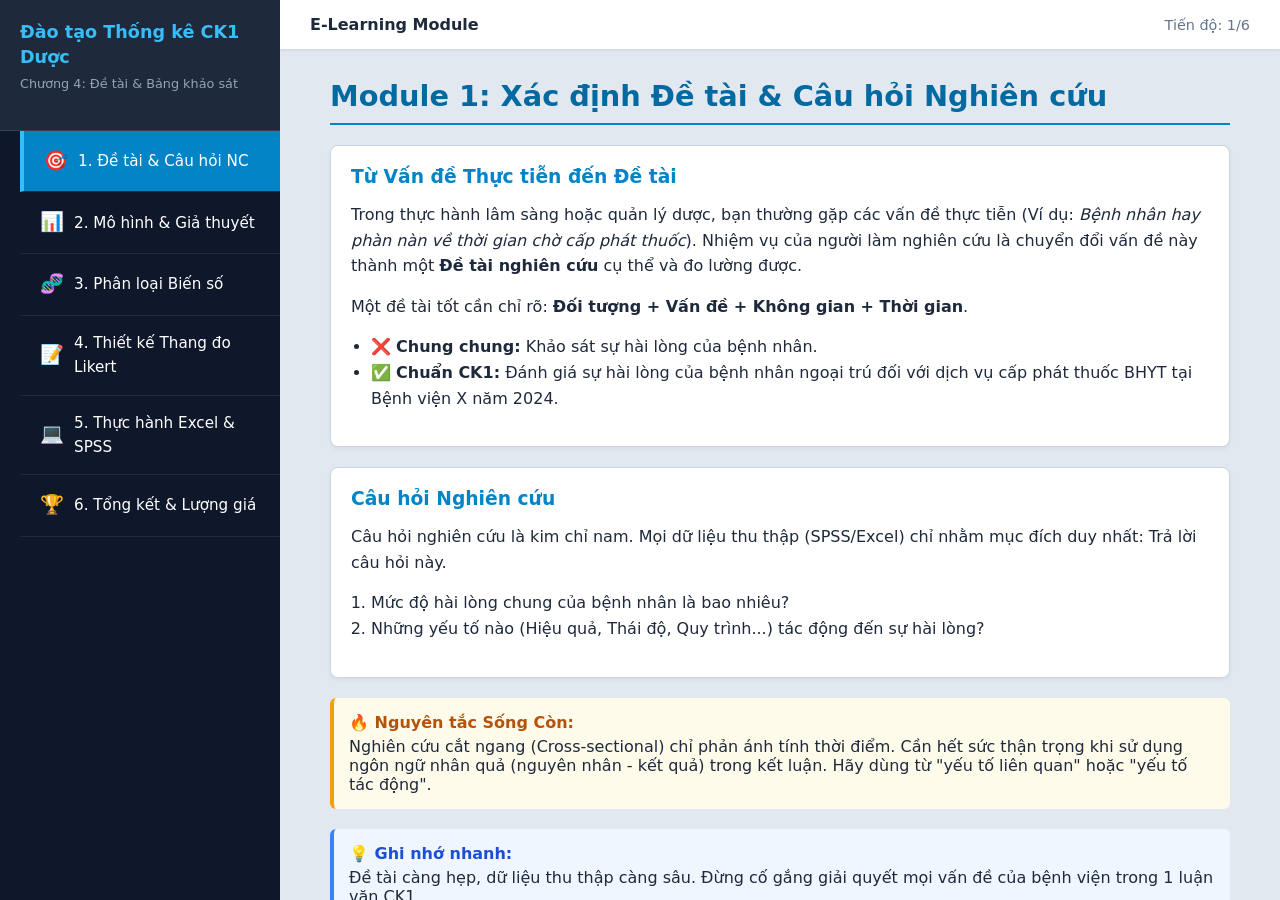
<file: public/lessons/chapter-04.html>
<!DOCTYPE html>
<html lang="vi">
<head>
    <meta charset="UTF-8">
    <meta name="viewport" content="width=device-width, initial-scale=1.0">
    <title>E-Learning: Xây dựng Đề tài, Mô hình & Bảng khảo sát Y Dược</title>
    <style>
        :root {
            --primary: #0284c7; /* Medical Blue */
            --primary-dark: #0369a1;
            --secondary: #f8fafc;
            --text-main: #1e293b;
            --text-light: #64748b;
            --accent: #10b981; /* Success Green */
            --danger: #ef4444; /* Error Red */
            --warning: #f59e0b;
            --bg-body: #e2e8f0;
            --bg-card: #ffffff;
            --border: #cbd5e1;
            --sidebar-width: 280px;
        }

        * {
            margin: 0;
            padding: 0;
            box-sizing: border-box;
            font-family: system-ui, -apple-system, "Segoe UI", Roboto, Helvetica, Arial, sans-serif;
        }

        body {
            background-color: var(--bg-body);
            color: var(--text-main);
            display: flex;
            height: 100vh;
            overflow: hidden;
        }

        /* Sidebar Styles */
        .sidebar {
            width: var(--sidebar-width);
            background-color: #0f172a;
            color: white;
            display: flex;
            flex-direction: column;
            transition: transform 0.3s ease;
            z-index: 100;
        }

        .sidebar-header {
            padding: 20px;
            background-color: #1e293b;
            border-bottom: 1px solid #334155;
        }

        .sidebar-header h2 {
            font-size: 1.1rem;
            color: #38bdf8;
            line-height: 1.4;
        }

        .nav-list {
            list-style: none;
            overflow-y: auto;
            flex: 1;
        }

        .nav-item {
            padding: 15px 20px;
            cursor: pointer;
            border-bottom: 1px solid #1e293b;
            display: flex;
            align-items: center;
            gap: 10px;
            transition: all 0.2s;
            font-size: 0.95rem;
        }

        .nav-item:hover {
            background-color: #1e293b;
            color: #38bdf8;
        }

        .nav-item.active {
            background-color: var(--primary);
            color: white;
            border-left: 4px solid #38bdf8;
        }

        .nav-icon {
            font-size: 1.2rem;
        }

        /* Main Content Styles */
        .main-content {
            flex: 1;
            display: flex;
            flex-direction: column;
            overflow: hidden;
            position: relative;
        }

        .header {
            background-color: var(--bg-card);
            padding: 15px 30px;
            box-shadow: 0 1px 3px rgba(0,0,0,0.1);
            display: flex;
            justify-content: space-between;
            align-items: center;
            z-index: 10;
        }

        .mobile-toggle {
            display: none;
            background: none;
            border: none;
            font-size: 1.5rem;
            cursor: pointer;
            color: var(--text-main);
        }

        .content-area {
            flex: 1;
            padding: 30px;
            overflow-y: auto;
            scroll-behavior: smooth;
        }

        /* Module Structure */
        .module-section {
            display: none;
            max-width: 900px;
            margin: 0 auto;
            animation: fadeIn 0.4s ease-in-out;
        }

        .module-section.active {
            display: block;
        }

        @keyframes fadeIn {
            from { opacity: 0; transform: translateY(10px); }
            to { opacity: 1; transform: translateY(0); }
        }

        .module-title {
            font-size: 1.8rem;
            color: var(--primary-dark);
            margin-bottom: 20px;
            padding-bottom: 10px;
            border-bottom: 2px solid var(--primary);
        }

        /* Components */
        .card {
            background: var(--bg-card);
            border-radius: 8px;
            padding: 20px;
            margin-bottom: 20px;
            box-shadow: 0 2px 4px rgba(0,0,0,0.05);
            border: 1px solid var(--border);
        }

        .card h3 {
            color: var(--primary);
            margin-bottom: 15px;
            display: flex;
            align-items: center;
            gap: 8px;
        }

        p {
            line-height: 1.6;
            margin-bottom: 15px;
        }

        ul, ol {
            margin-left: 20px;
            margin-bottom: 15px;
            line-height: 1.6;
        }

        /* Pedagogical Boxes */
        .box {
            padding: 15px;
            border-radius: 6px;
            margin-bottom: 20px;
            border-left: 4px solid;
        }

        .box-note { /* Ghi nhớ nhanh */
            background-color: #eff6ff;
            border-left-color: #3b82f6;
        }
        .box-note::before { content: "💡 Ghi nhớ nhanh:"; font-weight: bold; color: #1d4ed8; display: block; margin-bottom: 5px; }

        .box-error { /* Lỗi thường gặp */
            background-color: #fef2f2;
            border-left-color: #ef4444;
        }
        .box-error::before { content: "⚠️ Lỗi thường gặp:"; font-weight: bold; color: #b91c1c; display: block; margin-bottom: 5px; }

        .box-thesis { /* Áp dụng luận văn */
            background-color: #f0fdf4;
            border-left-color: #22c55e;
        }
        .box-thesis::before { content: "🎓 Áp dụng trong luận văn CK1:"; font-weight: bold; color: #15803d; display: block; margin-bottom: 5px; }

        .box-vital { /* Nguyên tắc sống còn */
            background-color: #fffbeb;
            border-left-color: #f59e0b;
        }
        .box-vital::before { content: "🔥 Nguyên tắc Sống Còn:"; font-weight: bold; color: #b45309; display: block; margin-bottom: 5px; }

        /* Quiz Styles */
        .quiz-container {
            background-color: #f8fafc;
            border: 1px solid #e2e8f0;
            border-radius: 8px;
            padding: 20px;
            margin-top: 20px;
        }

        .quiz-title {
            font-weight: bold;
            color: var(--primary-dark);
            margin-bottom: 15px;
            display: flex;
            align-items: center;
            gap: 5px;
        }

        .quiz-option {
            display: block;
            padding: 12px 15px;
            margin-bottom: 10px;
            background-color: white;
            border: 1px solid var(--border);
            border-radius: 6px;
            cursor: pointer;
            transition: all 0.2s;
        }

        .quiz-option:hover {
            background-color: #f1f5f9;
            border-color: #cbd5e1;
        }

        .quiz-option input[type="radio"] {
            margin-right: 10px;
        }

        .btn-submit {
            background-color: var(--primary);
            color: white;
            border: none;
            padding: 10px 20px;
            border-radius: 6px;
            cursor: pointer;
            font-weight: bold;
            margin-top: 10px;
            transition: background-color 0.2s;
        }

        .btn-submit:hover {
            background-color: var(--primary-dark);
        }

        .quiz-feedback {
            margin-top: 15px;
            padding: 15px;
            border-radius: 6px;
            display: none;
            font-weight: 500;
        }

        .feedback-correct {
            background-color: #dcfce7;
            color: #166534;
            border: 1px solid #bbf7d0;
        }

        .feedback-incorrect {
            background-color: #fee2e2;
            color: #991b1b;
            border: 1px solid #fecaca;
        }

        /* Flowchart/Model Diagram CSS */
        .model-diagram {
            display: flex;
            align-items: center;
            justify-content: center;
            gap: 20px;
            margin: 30px 0;
            flex-wrap: wrap;
        }
        
        .variables-group {
            display: flex;
            flex-direction: column;
            gap: 10px;
        }

        .var-box {
            padding: 10px 15px;
            border: 2px solid var(--primary);
            border-radius: 8px;
            background: white;
            font-weight: bold;
            text-align: center;
            min-width: 150px;
            box-shadow: 0 2px 4px rgba(0,0,0,0.1);
        }

        .var-box.dependent {
            border-color: var(--accent);
            background-color: #f0fdf4;
            padding: 20px;
        }

        .arrow-group {
            display: flex;
            flex-direction: column;
            align-items: center;
            color: var(--text-light);
            font-weight: bold;
        }

        .arrow {
            font-size: 2rem;
            line-height: 1;
            color: var(--primary);
        }

        /* Tables */
        table {
            width: 100%;
            border-collapse: collapse;
            margin-bottom: 20px;
            background: white;
        }
        th, td {
            border: 1px solid var(--border);
            padding: 12px;
            text-align: left;
        }
        th {
            background-color: #f1f5f9;
            font-weight: bold;
            color: var(--primary-dark);
        }

        /* Navigation Buttons */
        .module-nav-buttons {
            display: flex;
            justify-content: space-between;
            margin-top: 40px;
            padding-top: 20px;
            border-top: 1px solid var(--border);
        }
        .btn-nav {
            padding: 10px 20px;
            background-color: white;
            border: 1px solid var(--border);
            border-radius: 6px;
            cursor: pointer;
            font-weight: 500;
            color: var(--text-main);
            transition: all 0.2s;
        }
        .btn-nav:hover {
            background-color: #f1f5f9;
            border-color: var(--primary);
            color: var(--primary);
        }

        /* Responsive */
        @media (max-width: 768px) {
            .sidebar {
                position: absolute;
                height: 100%;
                transform: translateX(-100%);
            }
            .sidebar.show {
                transform: translateX(0);
            }
            .mobile-toggle {
                display: block;
            }
            .model-diagram {
                flex-direction: column;
            }
            .arrow-group {
                transform: rotate(90deg);
                margin: 10px 0;
            }
        }
    </style>
</head>
<body>

    <!-- Sidebar Navigation -->
    <aside class="sidebar" id="sidebar">
        <div class="sidebar-header">
            <h2>Đào tạo Thống kê CK1 Dược</h2>
            <p style="font-size: 0.8rem; color: #94a3b8; margin-top: 5px;">Chương 4: Đề tài & Bảng khảo sát</p>
        </div>
        <ul class="nav-list">
            <li class="nav-item active" onclick="showModule('mod1')">
                <span class="nav-icon">🎯</span> 1. Đề tài & Câu hỏi NC
            </li>
            <li class="nav-item" onclick="showModule('mod2')">
                <span class="nav-icon">📊</span> 2. Mô hình & Giả thuyết
            </li>
            <li class="nav-item" onclick="showModule('mod3')">
                <span class="nav-icon">🧬</span> 3. Phân loại Biến số
            </li>
            <li class="nav-item" onclick="showModule('mod4')">
                <span class="nav-icon">📝</span> 4. Thiết kế Thang đo Likert
            </li>
            <li class="nav-item" onclick="showModule('mod5')">
                <span class="nav-icon">💻</span> 5. Thực hành Excel & SPSS
            </li>
            <li class="nav-item" onclick="showModule('mod6')">
                <span class="nav-icon">🏆</span> 6. Tổng kết & Lượng giá
            </li>
        </ul>
    </aside>

    <!-- Main Content -->
    <main class="main-content">
        <header class="header">
            <button class="mobile-toggle" onclick="toggleSidebar()">☰</button>
            <div style="font-weight: bold; color: var(--text-main);">E-Learning Module</div>
            <div style="font-size: 0.9rem; color: var(--text-light);">Tiến độ: <span id="progress-text">1/6</span></div>
        </header>

        <div class="content-area" id="content-area">
            
            <!-- MODULE 1 -->
            <section id="mod1" class="module-section active">
                <h1 class="module-title">Module 1: Xác định Đề tài & Câu hỏi Nghiên cứu</h1>
                
                <div class="card">
                    <h3>Từ Vấn đề Thực tiễn đến Đề tài</h3>
                    <p>Trong thực hành lâm sàng hoặc quản lý dược, bạn thường gặp các vấn đề thực tiễn (Ví dụ: <i>Bệnh nhân hay phàn nàn về thời gian chờ cấp phát thuốc</i>). Nhiệm vụ của người làm nghiên cứu là chuyển đổi vấn đề này thành một <strong>Đề tài nghiên cứu</strong> cụ thể và đo lường được.</p>
                    
                    <p>Một đề tài tốt cần chỉ rõ: <strong>Đối tượng + Vấn đề + Không gian + Thời gian</strong>.</p>
                    <ul>
                        <li>❌ <strong>Chung chung:</strong> Khảo sát sự hài lòng của bệnh nhân.</li>
                        <li>✅ <strong>Chuẩn CK1:</strong> Đánh giá sự hài lòng của bệnh nhân ngoại trú đối với dịch vụ cấp phát thuốc BHYT tại Bệnh viện X năm 2024.</li>
                    </ul>
                </div>

                <div class="card">
                    <h3>Câu hỏi Nghiên cứu</h3>
                    <p>Câu hỏi nghiên cứu là kim chỉ nam. Mọi dữ liệu thu thập (SPSS/Excel) chỉ nhằm mục đích duy nhất: Trả lời câu hỏi này.</p>
                    <ol>
                        <li>Mức độ hài lòng chung của bệnh nhân là bao nhiêu?</li>
                        <li>Những yếu tố nào (Hiệu quả, Thái độ, Quy trình...) tác động đến sự hài lòng?</li>
                    </ol>
                </div>

                <div class="box box-vital">
                    Nghiên cứu cắt ngang (Cross-sectional) chỉ phản ánh tính thời điểm. Cần hết sức thận trọng khi sử dụng ngôn ngữ nhân quả (nguyên nhân - kết quả) trong kết luận. Hãy dùng từ "yếu tố liên quan" hoặc "yếu tố tác động".
                </div>

                <div class="box box-note">
                    Đề tài càng hẹp, dữ liệu thu thập càng sâu. Đừng cố gắng giải quyết mọi vấn đề của bệnh viện trong 1 luận văn CK1.
                </div>

                <div class="box box-error">
                    Chọn đề tài nhưng không tham khảo y văn. Dẫn đến việc tự nghĩ ra bộ câu hỏi mà không có cơ sở lý thuyết chứng minh.
                </div>

                <div class="box box-thesis">
                    Trong phần Mở đầu của luận văn CK1, cần nêu rõ lý do chọn đề tài xuất phát từ thực trạng nào tại cơ sở y tế của bạn, từ đó dẫn dắt logic đến Mục tiêu nghiên cứu.
                </div>

                <!-- Quick Check 1 -->
                <div class="quiz-container">
                    <div class="quiz-title">⏱️ Kiểm tra nhanh:</div>
                    <p>Tên đề tài nào sau đây phù hợp nhất cho luận văn CK1 Dược?</p>
                    <label class="quiz-option">
                        <input type="radio" name="q1" value="A"> A. Thực trạng sử dụng thuốc tại bệnh viện.
                    </label>
                    <label class="quiz-option">
                        <input type="radio" name="q1" value="B"> B. Phân tích các yếu tố ảnh hưởng đến sự tuân thủ điều trị của bệnh nhân đái tháo đường tuýp 2 ngoại trú tại Bệnh viện Y năm 2024.
                    </label>
                    <label class="quiz-option">
                        <input type="radio" name="q1" value="C"> C. Đánh giá chất lượng dịch vụ y tế toàn quốc.
                    </label>
                    <button class="btn-submit" onclick="checkQuickQuiz('q1', 'B', 'Tên đề tài B đầy đủ thành phần: Vấn đề (Tuân thủ) + Đối tượng (BN ĐTĐ tuýp 2 ngoại trú) + Không gian (BV Y) + Thời gian (2024).')">Kiểm tra</button>
                    <div id="fb-q1" class="quiz-feedback"></div>
                </div>

                <div class="module-nav-buttons">
                    <div></div>
                    <button class="btn-nav" onclick="showModule('mod2')">Tiếp theo: Mô hình & Giả thuyết ➔</button>
                </div>
            </section>

            <!-- MODULE 2 -->
            <section id="mod2" class="module-section">
                <h1 class="module-title">Module 2: Xây dựng Mô hình & Giả thuyết (H1-H6)</h1>
                
                <div class="card">
                    <h3>Mô hình Nghiên cứu (Research Model)</h3>
                    <p>Mô hình nghiên cứu là sự sơ đồ hóa mối quan hệ giữa các khái niệm. <strong>Lưu ý: Mô hình nghiên cứu phải có cơ sở chuyên môn y dược và y văn hỗ trợ, không được tự vẽ.</strong></p>
                    
                    <p>Dưới đây là mô hình nghiên cứu đánh giá sự hài lòng (SHL) thường áp dụng trong Y/Dược:</p>
                    
                    <div class="model-diagram">
                        <div class="variables-group">
                            <div class="var-box">Hiệu quả (HQ)</div>
                            <div class="var-box">Thái độ (TD)</div>
                            <div class="var-box">Quản lý (QL)</div>
                            <div class="var-box">Thông tin (TT)</div>
                            <div class="var-box">Dịch vụ (DV)</div>
                            <div class="var-box">Chi phí (CP)</div>
                        </div>
                        <div class="arrow-group">
                            <div>H1 ➔</div>
                            <div>H2 ➔</div>
                            <div>H3 ➔</div>
                            <div>H4 ➔</div>
                            <div>H5 ➔</div>
                            <div>H6 ➔</div>
                        </div>
                        <div class="variables-group">
                            <div class="var-box dependent">
                                Sự Hài Lòng Chung<br>(SHL)
                            </div>
                        </div>
                    </div>
                </div>

                <div class="card">
                    <h3>Viết Giả thuyết Nghiên cứu (Hypotheses)</h3>
                    <p>Giả thuyết (H) là một dự đoán có cơ sở khoa học về mối quan hệ giữa hai hay nhiều biến. Dựa vào mô hình trên, ta thiết lập:</p>
                    <ul>
                        <li><strong>H1:</strong> Hiệu quả điều trị (HQ) tác động thuận chiều đến Sự hài lòng (SHL).</li>
                        <li><strong>H2:</strong> Thái độ phục vụ (TD) tác động thuận chiều đến Sự hài lòng (SHL).</li>
                        <li><strong>H3:</strong> Năng lực quản lý/Quy trình (QL) tác động thuận chiều đến Sự hài lòng (SHL).</li>
                        <li><strong>H4:</strong> Thông tin thuốc/bệnh (TT) tác động thuận chiều đến Sự hài lòng (SHL).</li>
                        <li><strong>H5:</strong> Dịch vụ hỗ trợ (DV) tác động thuận chiều đến Sự hài lòng (SHL).</li>
                        <li><strong>H6:</strong> Chi phí điều trị (CP) tác động <i>ngược chiều</i> (hoặc thuận chiều tùy y văn) đến Sự hài lòng (SHL).</li>
                    </ul>
                </div>

                <div class="box box-vital">
                    Không đưa biến vào mô hình chỉ vì có dữ liệu. Mỗi mũi tên trong sơ đồ đều phải chứng minh được bằng y văn hoặc lý thuyết hành vi y tế trước khi đi thu thập dữ liệu.
                </div>

                <div class="box box-thesis">
                    Trước khi trình bày phân tích Cronbach’s Alpha và EFA trong Chương 3 của luận văn, cần mô tả thật rõ sơ đồ mô hình nghiên cứu này và liệt kê đầy đủ các giả thuyết H1-H6.
                </div>

                <div class="box box-error">
                    Nhiều học viên bối rối khi kết quả chạy SPSS ra p-value > 0.05 (bác bỏ giả thuyết). <br>
                    <strong>Diễn giải khi giả thuyết không có ý nghĩa:</strong> Đây KHÔNG phải là nghiên cứu thất bại. Nó phản ánh thực tế tại cơ sở của bạn (VD: Chi phí không tác động đến SHL vì bệnh nhân 100% BHYT chi trả). Hãy biện luận bằng bối cảnh lâm sàng!
                </div>

                <!-- Quick Check 2 -->
                <div class="quiz-container">
                    <div class="quiz-title">⏱️ Kiểm tra nhanh:</div>
                    <p>Trong mô hình: HQ, TD, QL, TT, DV, CP ➔ SHL, biến SHL đóng vai trò là gì?</p>
                    <label class="quiz-option"><input type="radio" name="q2" value="A"> A. Biến độc lập</label>
                    <label class="quiz-option"><input type="radio" name="q2" value="B"> B. Biến nền</label>
                    <label class="quiz-option"><input type="radio" name="q2" value="C"> C. Mã missing</label>
                    <label class="quiz-option"><input type="radio" name="q2" value="D"> D. Biến phụ thuộc</label>
                    <button class="btn-submit" onclick="checkQuickQuiz('q2', 'D', 'Chính xác! SHL (Sự hài lòng) là kết quả chịu sự tác động của các yếu tố khác, nên nó là biến phụ thuộc.')">Kiểm tra</button>
                    <div id="fb-q2" class="quiz-feedback"></div>
                </div>

                <div class="module-nav-buttons">
                    <button class="btn-nav" onclick="showModule('mod1')">⬅ Quay lại</button>
                    <button class="btn-nav" onclick="showModule('mod3')">Tiếp theo: Biến số ➔</button>
                </div>
            </section>

            <!-- MODULE 3 -->
            <section id="mod3" class="module-section">
                <h1 class="module-title">Module 3: Phân loại Biến số</h1>
                
                <div class="card">
                    <h3>3 Nhóm Biến số Cốt lõi</h3>
                    <p>Để thiết lập Codebook (Bảng mã) chuẩn bị cho Excel và SPSS, bạn cần phân định rõ 3 loại biến:</p>
                    
                    <table>
                        <tr>
                            <th>Loại biến</th>
                            <th>Định nghĩa & Vai trò</th>
                            <th>Ví dụ trong DATA.csv</th>
                        </tr>
                        <tr>
                            <td><strong>1. Biến Độc lập (Independent)</strong></td>
                            <td>Yếu tố nguyên nhân, đóng vai trò giải thích hoặc tác động lên sự thay đổi.</td>
                            <td>HQ1-HQ5, TD1-TD4, QL1-QL5, TT1-TT4, DV1-DV5, CP1-CP4</td>
                        </tr>
                        <tr>
                            <td><strong>2. Biến Phụ thuộc (Dependent)</strong></td>
                            <td>Kết quả, yếu tố bị tác động. Là trọng tâm nghiên cứu.</td>
                            <td>SHL1-SHL3</td>
                        </tr>
                        <tr>
                            <td><strong>3. Biến Nền / Kiểm soát (Background/Demographic)</strong></td>
                            <td>Đặc điểm nhân khẩu học, lâm sàng. Dùng để mô tả mẫu, chạy T-Test, ANOVA.</td>
                            <td>Giới tính (GioiTinh), Nhóm tuổi (NhomTuoi), Trình độ (TrinhDo), Phác đồ (PhacDo)...</td>
                        </tr>
                    </table>
                </div>

                <div class="box box-vital">
                    Biến quan sát (Indicator) vs Khái niệm (Construct):<br>
                    "Thái độ phục vụ" (TD) là một khái niệm ẩn, không thể đo trực tiếp. Ta phải dùng các <strong>biến quan sát</strong> TD1, TD2, TD3, TD4 (các câu hỏi cụ thể) để đo lường nó. Trong SPSS, sau khi kiểm định độ tin cậy, ta sẽ dùng lệnh COMPUTE để tính trung bình TD = Mean(TD1, TD2, TD3, TD4).
                </div>

                <div class="box box-error">
                    Quên thu thập biến nền (tuổi, giới, chẩn đoán). Nếu không có biến nền, bạn không thể biết nhóm bệnh nhân nào (nam hay nữ, bảo hiểm hay dịch vụ) hài lòng hay không hài lòng để đề xuất giải pháp cải thiện cụ thể.
                </div>

                <!-- Quick Check 3 -->
                <div class="quiz-container">
                    <div class="quiz-title">⏱️ Kiểm tra nhanh:</div>
                    <p>Ký hiệu "HQ" trong mô hình (được tính từ HQ1 đến HQ5) có nghĩa là gì?</p>
                    <label class="quiz-option"><input type="radio" name="q3" value="A"> A. Hiệu quả điều trị</label>
                    <label class="quiz-option"><input type="radio" name="q3" value="B"> B. Hài lòng chung</label>
                    <label class="quiz-option"><input type="radio" name="q3" value="C"> C. Hỗ trợ hành chính</label>
                    <label class="quiz-option"><input type="radio" name="q3" value="D"> D. Hồi quy</label>
                    <button class="btn-submit" onclick="checkQuickQuiz('q3', 'A', 'Chính xác! HQ là viết tắt của Hiệu quả điều trị, một nhân tố độc lập trong mô hình.')">Kiểm tra</button>
                    <div id="fb-q3" class="quiz-feedback"></div>
                </div>

                <div class="module-nav-buttons">
                    <button class="btn-nav" onclick="showModule('mod2')">⬅ Quay lại</button>
                    <button class="btn-nav" onclick="showModule('mod4')">Tiếp theo: Bảng khảo sát Likert ➔</button>
                </div>
            </section>

            <!-- MODULE 4 -->
            <section id="mod4" class="module-section">
                <h1 class="module-title">Module 4: Thiết kế Bảng khảo sát Thang đo Likert</h1>
                
                <div class="card">
                    <h3>Nguyên tắc Thiết kế Thang đo Likert 5 mức độ</h3>
                    <p>Bảng khảo sát quyết định chất lượng toàn bộ dữ liệu. Thang đo Likert 5 điểm là phổ biến nhất trong nghiên cứu sự hài lòng (1: Rất không đồng ý ➔ 5: Rất đồng ý).</p>
                    
                    <p><strong>Yêu cầu cốt lõi khi soạn câu hỏi:</strong></p>
                    <ul>
                        <li><strong>Ngắn gọn, dễ hiểu:</strong> Bệnh nhân mọi trình độ văn hóa đều phải hiểu được. Tránh thuật ngữ y khoa phức tạp (VD: đừng dùng "phản ứng có hại ADR", hãy dùng "tác dụng phụ").</li>
                        <li><strong>Đơn trị (Một khái niệm):</strong> Mỗi câu hỏi Likert chỉ được đo <strong>ĐÚNG MỘT</strong> khái niệm.</li>
                        <li><strong>Không dùng câu hỏi phủ định kép:</strong> Gây bối rối cho người trả lời.</li>
                    </ul>
                </div>

                <div class="box box-error">
                    <strong>Lỗi Câu hỏi Trộn nhân tố (Double-barreled question):</strong><br>
                    ❌ <i>"Nhân viên Dược giải thích rõ ràng và thời gian chờ đợi nhận thuốc ngắn."</i><br>
                    <strong>Tại sao sai?</strong> Bệnh nhân được giải thích rõ (Đồng ý = 5) nhưng đợi quá lâu (Không đồng ý = 1). Bệnh nhân sẽ không biết khoanh vào số mấy! Dữ liệu thu về sẽ vô nghĩa.<br>
                    ✅ <strong>Sửa lại:</strong> Tách thành 2 câu: <br>
                    (1) Nhân viên Dược giải thích rõ ràng cách dùng thuốc. (Nhân tố TT)<br>
                    (2) Thời gian chờ đợi nhận thuốc ngắn. (Nhân tố QL)
                </div>

                <div class="box box-vital">
                    <strong>Bảng khảo sát quyết định chất lượng thang đo!</strong><br>
                    Kiểm định Cronbach’s Alpha và phân tích EFA trên SPSS là công cụ đánh giá, <strong>chúng KHÔNG THỂ sửa được một bảng hỏi thiết kế sai từ đầu</strong> (Garbage in, Garbage out).
                </div>

                <!-- Quick Check 4 -->
                <div class="quiz-container">
                    <div class="quiz-title">⏱️ Kiểm tra nhanh:</div>
                    <p>Vì sao KHÔNG NÊN viết câu hỏi: "Nhân viên giải thích rõ và thời gian chờ ngắn"?</p>
                    <label class="quiz-option"><input type="radio" name="q4" value="A"> A. Vì câu quá ngắn.</label>
                    <label class="quiz-option"><input type="radio" name="q4" value="B"> B. Vì không có số liệu.</label>
                    <label class="quiz-option"><input type="radio" name="q4" value="C"> C. Vì bắt buộc dùng tiếng Anh.</label>
                    <label class="quiz-option"><input type="radio" name="q4" value="D"> D. Vì trộn hai khái niệm (Thái độ/Thông tin và Quy trình quản lý) vào 1 câu.</label>
                    <button class="btn-submit" onclick="checkQuickQuiz('q4', 'D', 'Đúng! Đây là lỗi trộn nhân tố (double-barreled). Người khảo sát sẽ không biết đánh giá yếu tố nào nếu 1 cái tốt, 1 cái tệ.')">Kiểm tra</button>
                    <div id="fb-q4" class="quiz-feedback"></div>
                </div>

                <div class="module-nav-buttons">
                    <button class="btn-nav" onclick="showModule('mod3')">⬅ Quay lại</button>
                    <button class="btn-nav" onclick="showModule('mod5')">Tiếp theo: Thực hành Data ➔</button>
                </div>
            </section>

            <!-- MODULE 5 -->
            <section id="mod5" class="module-section">
                <h1 class="module-title">Module 5: Codebook & Thực hành trên Excel/SPSS</h1>
                
                <div class="card">
                    <h3>1. Xây dựng Codebook (Bảng mã)</h3>
                    <p>Trước khi gõ bất kỳ con số nào vào máy, bạn phải quy ước mã hóa. Ví dụ biến <strong>GioiTinh</strong>:</p>
                    <ul>
                        <li><strong>Name (Tên biến):</strong> GioiTinh (Không dấu, không khoảng trắng)</li>
                        <li><strong>Label (Nhãn giải thích):</strong> Giới tính của bệnh nhân</li>
                        <li><strong>Values (Quy ước):</strong> 1 = Nam, 2 = Nữ</li>
                    </ul>
                </div>

                <div class="card">
                    <h3>2. Thực hành trên Excel: Nhập liệu & Khóa chặn lỗi</h3>
                    <p>Excel/SPSS chỉ hỗ trợ thao tác, không thay thế tư duy phương pháp nghiên cứu. Để tránh nhập sai (VD: gõ nhầm số 33 thay vì 3 cho giới tính), hãy dùng <strong>Data Validation</strong> trên Excel:</p>
                    <ol>
                        <li>Quét chọn cột dữ liệu (VD: Cột điểm Likert HQ1).</li>
                        <li>Vào tab <strong>Data</strong> ➔ <strong>Data Validation</strong>.</li>
                        <li>Mục <i>Allow</i> chọn <strong>Whole number</strong>.</li>
                        <li>Mục <i>Data</i> chọn <strong>between</strong>. Nhập Minimum = 1, Maximum = 5.</li>
                        <li>Nhấn OK. Giờ đây, Excel sẽ báo lỗi nếu nhân viên nhập số 6!</li>
                    </ol>
                </div>

                <div class="card">
                    <h3>3. Thực hành trên SPSS: Khai báo Variable View & Compute</h3>
                    <ul>
                        <li><strong>Import:</strong> <i>File ➔ Import Data ➔ Excel</i>. Nhớ tick chọn đọc tên dòng đầu tiên.</li>
                        <li><strong>Variable View:</strong> Khai báo Measure. Biến Likert (HQ1) để <strong>Ordinal/Scale</strong>. Biến danh mục (GioiTinh) để <strong>Nominal</strong>. Khai báo thuộc tính <strong>Values</strong> (1=Hoàn toàn không đồng ý... 5=Hoàn toàn đồng ý).</li>
                        <li><strong>Tính điểm nhân tố:</strong> Sau khi kiểm định tin cậy, dùng lệnh <i>Transform ➔ Compute Variable</i>. 
                            <br>Target Variable: <strong>HQ</strong> 
                            <br>Numeric Expression: <strong>MEAN(HQ1, HQ2, HQ3, HQ4, HQ5)</strong>.
                            <br><i>(Tương đương hàm =AVERAGE(A2:E2) trong Excel).</i></li>
                    </ul>
                </div>
                
                <div class="box box-note">
                    Trước khi chạy phân tích hồi quy, luôn nhớ kiểm tra dữ liệu Missing (dữ liệu khuyết) bằng bảng tần số (Frequencies).
                </div>

                <!-- Quick Check 5 -->
                <div class="quiz-container">
                    <div class="quiz-title">⏱️ Kiểm tra nhanh:</div>
                    <p>Để tạo biến nhân tố đại diện "HQ" từ các biến quan sát (HQ1 đến HQ5) trong SPSS, ta dùng lệnh nào?</p>
                    <label class="quiz-option"><input type="radio" name="q5" value="A"> A. Analyze > Frequencies</label>
                    <label class="quiz-option"><input type="radio" name="q5" value="B"> B. Data > Sort Cases</label>
                    <label class="quiz-option"><input type="radio" name="q5" value="C"> C. Transform > Compute Variable</label>
                    <button class="btn-submit" onclick="checkQuickQuiz('q5', 'C', 'Chính xác! Lệnh Compute Variable dùng để tính toán tạo biến mới (như tính điểm trung bình MEAN).')">Kiểm tra</button>
                    <div id="fb-q5" class="quiz-feedback"></div>
                </div>

                <div class="module-nav-buttons">
                    <button class="btn-nav" onclick="showModule('mod4')">⬅ Quay lại</button>
                    <button class="btn-nav" onclick="showModule('mod6')">Tiếp theo: Lượng giá ➔</button>
                </div>
            </section>

            <!-- MODULE 6: TỔNG KẾT & LƯỢNG GIÁ -->
            <section id="mod6" class="module-section">
                <h1 class="module-title">Tổng kết & Lượng giá Cuối bài</h1>
                
                <div class="box box-thesis" style="background-color: var(--primary); color: white; border-left: none;">
                    <h3 style="color: white; margin-bottom: 10px;">🏆 3 Thông điệp Cốt lõi:</h3>
                    <ol style="margin-bottom: 0;">
                        <li><strong>Lý thuyết dẫn đường:</strong> Mô hình nghiên cứu phải xuất phát từ y văn, không phải từ trí tưởng tượng hay cảm tính.</li>
                        <li><strong>Khảo sát là gốc:</strong> Một bảng hỏi Likert tồi (trộn nhân tố, khó hiểu) sẽ tạo ra dữ liệu rác. Phần mềm không thể cứu vãn.</li>
                        <li><strong>Dữ liệu phục vụ Lâm sàng:</strong> p-value có ý nghĩa hay không không quan trọng bằng việc kết quả đó giải thích được gì cho thực trạng y tế cơ sở của bạn.</li>
                    </ol>
                </div>

                <h3>📝 Bài tập Tình huống (Final Quiz)</h3>
                
                <div class="quiz-container" id="final-quiz">
                    <!-- Q1 -->
                    <div style="margin-bottom: 25px; padding-bottom: 15px; border-bottom: 1px solid #e2e8f0;">
                        <p class="quiz-title">Câu 1. Trong mô hình "HQ, TD, QL, TT, DV, CP tác động đến SHL", mệnh đề nào sau đây biểu diễn giả thuyết H1?</p>
                        <label class="quiz-option"><input type="radio" name="fq1" value="A"> A. Hiệu quả điều trị tác động thuận chiều đến Sự hài lòng (SHL).</label>
                        <label class="quiz-option"><input type="radio" name="fq1" value="B"> B. Sự hài lòng tác động đến Hiệu quả điều trị.</label>
                        <label class="quiz-option"><input type="radio" name="fq1" value="C"> C. Hiệu quả điều trị là biến nền.</label>
                        <label class="quiz-option"><input type="radio" name="fq1" value="D"> D. Sự hài lòng tác động đến Giới tính.</label>
                    </div>

                    <!-- Q2 -->
                    <div style="margin-bottom: 25px; padding-bottom: 15px; border-bottom: 1px solid #e2e8f0;">
                        <p class="quiz-title">Câu 2. Khi thiết lập khai báo biến trong Variable View của SPSS, cột "Values" có chức năng gì?</p>
                        <label class="quiz-option"><input type="radio" name="fq2" value="A"> A. Để tính giá trị trung bình.</label>
                        <label class="quiz-option"><input type="radio" name="fq2" value="B"> B. Để gán nhãn giải thích cho các con số (VD: 1 = Nam, 2 = Nữ).</label>
                        <label class="quiz-option"><input type="radio" name="fq2" value="C"> C. Để xóa dữ liệu bị Missing.</label>
                        <label class="quiz-option"><input type="radio" name="fq2" value="D"> D. Để nhập trực tiếp số liệu của bệnh nhân.</label>
                    </div>

                    <!-- Q3 -->
                    <div style="margin-bottom: 25px; padding-bottom: 15px; border-bottom: 1px solid #e2e8f0;">
                        <p class="quiz-title">Câu 3. Học viên A thu về dữ liệu và phát hiện giả thuyết H6 (Chi phí tác động đến Sự hài lòng) bị bác bỏ (p > 0.05). Học viên A nên làm gì?</p>
                        <label class="quiz-option"><input type="radio" name="fq3" value="A"> A. Sửa lại dữ liệu để p < 0.05 cho đẹp luận văn.</label>
                        <label class="quiz-option"><input type="radio" name="fq3" value="B"> B. Xóa bỏ nhân tố Chi phí khỏi mô hình vì coi như nghiên cứu thất bại.</label>
                        <label class="quiz-option"><input type="radio" name="fq3" value="C"> C. Giữ nguyên và biện luận dựa trên thực tế lâm sàng (VD: Bệnh nhân có BHYT 100% nên không bận tâm chi phí).</label>
                        <label class="quiz-option"><input type="radio" name="fq3" value="D"> D. Chạy lại EFA để loại bỏ bớt biến quan sát.</label>
                    </div>

                    <!-- Q4 -->
                    <div style="margin-bottom: 25px; padding-bottom: 15px; border-bottom: 1px solid #e2e8f0;">
                        <p class="quiz-title">Câu 4. Trong Excel, tính năng nào giúp "khóa" ô nhập liệu, chỉ cho phép nhập các số từ 1 đến 5 để tránh sai sót gõ nhầm?</p>
                        <label class="quiz-option"><input type="radio" name="fq4" value="A"> A. AVERAGE</label>
                        <label class="quiz-option"><input type="radio" name="fq4" value="B"> B. VLOOKUP</label>
                        <label class="quiz-option"><input type="radio" name="fq4" value="C"> C. Data Validation</label>
                        <label class="quiz-option"><input type="radio" name="fq4" value="D"> D. Format Painter</label>
                    </div>

                    <!-- Q5 -->
                    <div style="margin-bottom: 25px; padding-bottom: 15px; border-bottom: 1px solid #e2e8f0;">
                        <p class="quiz-title">Câu 5. Trong mô hình: HQ, TD, QL, TT, DV, CP ➔ SHL, biến SHL đóng vai trò là gì?</p>
                        <label class="quiz-option"><input type="radio" name="fq5" value="A"> A. Biến độc lập</label>
                        <label class="quiz-option"><input type="radio" name="fq5" value="B"> B. Biến nền</label>
                        <label class="quiz-option"><input type="radio" name="fq5" value="C"> C. Mã missing</label>
                        <label class="quiz-option"><input type="radio" name="fq5" value="D"> D. Biến phụ thuộc</label>
                    </div>

                    <!-- Q6 -->
                    <div style="margin-bottom: 25px; padding-bottom: 15px; border-bottom: 1px solid #e2e8f0;">
                        <p class="quiz-title">Câu 6. Lỗi "trộn nhân tố" (Double-barreled) trong thiết kế bảng hỏi Likert là gì?</p>
                        <label class="quiz-option"><input type="radio" name="fq6" value="A"> A. Câu hỏi quá dài và nhiều từ chuyên môn.</label>
                        <label class="quiz-option"><input type="radio" name="fq6" value="B"> B. Câu hỏi mang ý nghĩa phủ định kép.</label>
                        <label class="quiz-option"><input type="radio" name="fq6" value="C"> C. Không có đáp án mức độ trung lập.</label>
                        <label class="quiz-option"><input type="radio" name="fq6" value="D"> D. Đưa 2 khái niệm khác nhau vào cùng 1 câu hỏi để đánh giá.</label>
                    </div>

                    <!-- Q7 -->
                    <div style="margin-bottom: 25px; padding-bottom: 15px; border-bottom: 1px solid #e2e8f0;">
                        <p class="quiz-title">Câu 7. Thang đo định danh (Nominal) trong SPSS phù hợp để khai báo cho các biến nào dưới đây?</p>
                        <label class="quiz-option"><input type="radio" name="fq7" value="A"> A. Giới tính, Phác đồ điều trị.</label>
                        <label class="quiz-option"><input type="radio" name="fq7" value="B"> B. Điểm trung bình hài lòng.</label>
                        <label class="quiz-option"><input type="radio" name="fq7" value="C"> C. Chi phí điều trị (VNĐ).</label>
                        <label class="quiz-option"><input type="radio" name="fq7" value="D"> D. Trình độ học vấn (Cấp 1, Cấp 2, Đại học).</label>
                    </div>

                    <!-- Q8 -->
                    <div style="margin-bottom: 25px; padding-bottom: 15px; border-bottom: 1px solid #e2e8f0;">
                        <p class="quiz-title">Câu 8. Lệnh nào trong SPSS được sử dụng để tính điểm trung bình (Mean) cho một nhân tố dựa trên các biến quan sát (VD: HQ1 đến HQ5)?</p>
                        <label class="quiz-option"><input type="radio" name="fq8" value="A"> A. Analyze > Frequencies</label>
                        <label class="quiz-option"><input type="radio" name="fq8" value="B"> B. Data > Sort Cases</label>
                        <label class="quiz-option"><input type="radio" name="fq8" value="C"> C. Transform > Compute Variable</label>
                        <label class="quiz-option"><input type="radio" name="fq8" value="D"> D. Analyze > Correlate</label>
                    </div>

                    <!-- Q9 -->
                    <div style="margin-bottom: 25px; padding-bottom: 15px; border-bottom: 1px solid #e2e8f0;">
                        <p class="quiz-title">Câu 9. Kiểm định Cronbach's Alpha và EFA trên SPSS có thể giúp khắc phục một bảng hỏi được thiết kế sai (trộn nhân tố, khó hiểu) ngay từ đầu không?</p>
                        <label class="quiz-option"><input type="radio" name="fq9" value="A"> A. Có, phần mềm sẽ tự động sửa lỗi logic của câu hỏi.</label>
                        <label class="quiz-option"><input type="radio" name="fq9" value="B"> B. Có, nhưng chỉ khi cỡ mẫu lớn hơn 500.</label>
                        <label class="quiz-option"><input type="radio" name="fq9" value="C"> C. Không thể. Bảng hỏi sai sẽ cho ra dữ liệu vô nghĩa (Garbage in, Garbage out).</label>
                        <label class="quiz-option"><input type="radio" name="fq9" value="D"> D. Không thể, cần dùng phần mềm Excel mới sửa được.</label>
                    </div>

                    <!-- Q10 -->
                    <div style="margin-bottom: 25px; padding-bottom: 15px; border-bottom: 1px solid #e2e8f0;">
                        <p class="quiz-title">Câu 10. Trong các nghiên cứu sự hài lòng ngành Dược, nhân tố "Chi phí" (CP) thường được hiểu đúng về chuyên môn là gì?</p>
                        <label class="quiz-option"><input type="radio" name="fq10" value="A"> A. Tổng số tiền bệnh nhân phải trả (càng thấp càng tốt).</label>
                        <label class="quiz-option"><input type="radio" name="fq10" value="B"> B. Sự cảm nhận của bệnh nhân về tính hợp lý, minh bạch của chi phí.</label>
                        <label class="quiz-option"><input type="radio" name="fq10" value="C"> C. Mức lương hàng tháng của bệnh nhân.</label>
                        <label class="quiz-option"><input type="radio" name="fq10" value="D"> D. Lợi nhuận của nhà thuốc bệnh viện.</label>
                    </div>

                    <!-- Q11 -->
                    <div style="margin-bottom: 25px; padding-bottom: 15px; border-bottom: 1px solid #e2e8f0;">
                        <p class="quiz-title">Câu 11. Tại sao KHÔNG NÊN đưa bất kỳ biến nào vào mô hình nghiên cứu chỉ vì "có sẵn dữ liệu thu thập được"?</p>
                        <label class="quiz-option"><input type="radio" name="fq11" value="A"> A. Vì mọi mối quan hệ trong mô hình đều phải có cơ sở y văn hoặc lý thuyết chứng minh từ trước.</label>
                        <label class="quiz-option"><input type="radio" name="fq11" value="B"> B. Vì phần mềm SPSS chỉ chạy được tối đa 5 biến.</label>
                        <label class="quiz-option"><input type="radio" name="fq11" value="C"> C. Vì biến đó sẽ luôn làm giảm ý nghĩa thống kê (p-value).</label>
                        <label class="quiz-option"><input type="radio" name="fq11" value="D"> D. Vì Excel không hỗ trợ lưu trữ số lượng biến lớn.</label>
                    </div>

                    <!-- Q12 -->
                    <div style="margin-bottom: 25px; padding-bottom: 15px; border-bottom: 1px solid #e2e8f0;">
                        <p class="quiz-title">Câu 12. Khi khai báo tên biến (Name) trong phần mềm SPSS, quy tắc nào sau đây là ĐÚNG?</p>
                        <label class="quiz-option"><input type="radio" name="fq12" value="A"> A. Có thể viết tiếng Việt có dấu (VD: Giới tính).</label>
                        <label class="quiz-option"><input type="radio" name="fq12" value="B"> B. Có thể chứa khoảng trắng (VD: Gioi tinh).</label>
                        <label class="quiz-option"><input type="radio" name="fq12" value="C"> C. Không dấu, không khoảng trắng, không ký tự đặc biệt ở đầu (VD: GioiTinh).</label>
                        <label class="quiz-option"><input type="radio" name="fq12" value="D"> D. Bắt buộc phải viết hoa toàn bộ (VD: GIOITINH).</label>
                    </div>

                    <!-- Q13 -->
                    <div style="margin-bottom: 25px; padding-bottom: 15px; border-bottom: 1px solid #e2e8f0;">
                        <p class="quiz-title">Câu 13. Hành động nào sau đây là thiết yếu trước khi tiến hành chạy phân tích hồi quy trên SPSS?</p>
                        <label class="quiz-option"><input type="radio" name="fq13" value="A"> A. Xóa tất cả các biến nhân khẩu học (biến nền).</label>
                        <label class="quiz-option"><input type="radio" name="fq13" value="B"> B. Bỏ qua các giá trị khuyết thiếu (missing data) vì SPSS tự bù đắp.</label>
                        <label class="quiz-option"><input type="radio" name="fq13" value="C"> C. Kiểm tra rà soát dữ liệu lỗi, Missing data bằng bảng tần số (Frequencies).</label>
                        <label class="quiz-option"><input type="radio" name="fq13" value="D"> D. Nhân đôi số lượng mẫu (Copy-Paste) để kết quả đẹp hơn.</label>
                    </div>

                    <!-- Q14 -->
                    <div style="margin-bottom: 25px; padding-bottom: 15px; border-bottom: 1px solid #e2e8f0;">
                        <p class="quiz-title">Câu 14. Trong nghiên cứu khảo sát, biến nền / biến kiểm soát thường KHÔNG bao gồm yếu tố nào?</p>
                        <label class="quiz-option"><input type="radio" name="fq14" value="A"> A. Giới tính bệnh nhân.</label>
                        <label class="quiz-option"><input type="radio" name="fq14" value="B"> B. Phác đồ điều trị đang sử dụng.</label>
                        <label class="quiz-option"><input type="radio" name="fq14" value="C"> C. Trình độ học vấn.</label>
                        <label class="quiz-option"><input type="radio" name="fq14" value="D"> D. Mức độ hiệu quả lâm sàng (Đo bằng thang đo Likert).</label>
                    </div>

                    <!-- Q15 -->
                    <div style="margin-bottom: 25px; padding-bottom: 15px; border-bottom: 1px solid #e2e8f0;">
                        <p class="quiz-title">Câu 15. Hàm nào trong Excel tương đương với lệnh Compute ➔ MEAN(HQ1, HQ2, HQ3, HQ4, HQ5) trong SPSS?</p>
                        <label class="quiz-option"><input type="radio" name="fq15" value="A"> A. =SUM()</label>
                        <label class="quiz-option"><input type="radio" name="fq15" value="B"> B. =COUNT()</label>
                        <label class="quiz-option"><input type="radio" name="fq15" value="C"> C. =AVERAGE()</label>
                        <label class="quiz-option"><input type="radio" name="fq15" value="D"> D. =MEDIAN()</label>
                    </div>

                    <!-- Q16 -->
                    <div style="margin-bottom: 25px; padding-bottom: 15px; border-bottom: 1px solid #e2e8f0;">
                        <p class="quiz-title">Câu 16. Do đặc thù "nghiên cứu cắt ngang" (Cross-sectional) chỉ phản ánh tính thời điểm, người viết luận văn nên tránh sử dụng từ ngữ nào khi kết luận?</p>
                        <label class="quiz-option"><input type="radio" name="fq16" value="A"> A. "Có liên quan"</label>
                        <label class="quiz-option"><input type="radio" name="fq16" value="B"> B. "Gây ra" hoặc "Quyết định"</label>
                        <label class="quiz-option"><input type="radio" name="fq16" value="C"> C. "Có xu hướng tác động"</label>
                        <label class="quiz-option"><input type="radio" name="fq16" value="D"> D. "Yếu tố dự báo"</label>
                    </div>

                    <!-- Q17 -->
                    <div style="margin-bottom: 25px; padding-bottom: 15px; border-bottom: 1px solid #e2e8f0;">
                        <p class="quiz-title">Câu 17. Việc ĐẦU TIÊN học viên cần làm trước khi thu thập dữ liệu và nhập liệu là gì?</p>
                        <label class="quiz-option"><input type="radio" name="fq17" value="A"> A. Xây dựng Codebook (Bảng quy ước mã hóa).</label>
                        <label class="quiz-option"><input type="radio" name="fq17" value="B"> B. Mở ngay phần mềm SPSS và gõ bừa vào Data View.</label>
                        <label class="quiz-option"><input type="radio" name="fq17" value="C"> C. Xin số liệu giả từ khóa trước.</label>
                        <label class="quiz-option"><input type="radio" name="fq17" value="D"> D. Báo cáo tiến độ với hội đồng.</label>
                    </div>

                    <!-- Q18 -->
                    <div style="margin-bottom: 25px; padding-bottom: 15px; border-bottom: 1px solid #e2e8f0;">
                        <p class="quiz-title">Câu 18. Nếu nhân viên đánh máy nhầm giá trị "33" vào cột Giới tính (quy ước 1=Nam, 2=Nữ) trong Excel. Khi Import file này vào SPSS, điều gì sẽ xảy ra?</p>
                        <label class="quiz-option"><input type="radio" name="fq18" value="A"> A. SPSS sẽ tự động nhận diện và sửa thành số 3.</label>
                        <label class="quiz-option"><input type="radio" name="fq18" value="B"> B. SPSS sẽ chặn không cho Import file Excel.</label>
                        <label class="quiz-option"><input type="radio" name="fq18" value="C"> C. SPSS vẫn Import số 33, nếu không dùng bảng tần số kiểm tra, kết quả phân tích sẽ sai lệch hoàn toàn.</label>
                        <label class="quiz-option"><input type="radio" name="fq18" value="D"> D. SPSS tự động quy số 33 về giá trị Missing (Khuyết).</label>
                    </div>

                    <!-- Q19 -->
                    <div style="margin-bottom: 25px; padding-bottom: 15px; border-bottom: 1px solid #e2e8f0;">
                        <p class="quiz-title">Câu 19. Biến Trình độ học vấn (1: Cấp 1, 2: Cấp 2, 3: Cấp 3, 4: Đại học/Sau ĐH) nên được khai báo Measure là gì trong SPSS?</p>
                        <label class="quiz-option"><input type="radio" name="fq19" value="A"> A. Nominal (Định danh)</label>
                        <label class="quiz-option"><input type="radio" name="fq19" value="B"> B. Ordinal (Thứ bậc)</label>
                        <label class="quiz-option"><input type="radio" name="fq19" value="C"> C. Scale (Định lượng liên tục)</label>
                        <label class="quiz-option"><input type="radio" name="fq19" value="D"> D. String (Chuỗi văn bản)</label>
                    </div>

                    <!-- Q20 -->
                    <div style="margin-bottom: 25px; padding-bottom: 15px; border-bottom: 1px solid #e2e8f0;">
                        <p class="quiz-title">Câu 20. Tên đề tài y dược chuẩn mực cho một luận văn CK1 cần phản ánh đủ các yếu tố nào?</p>
                        <label class="quiz-option"><input type="radio" name="fq20" value="A"> A. Tên bệnh viện và Tên khoa.</label>
                        <label class="quiz-option"><input type="radio" name="fq20" value="B"> B. Tên phương pháp thống kê và Phần mềm sử dụng.</label>
                        <label class="quiz-option"><input type="radio" name="fq20" value="C"> C. Chỉ cần nêu rõ vấn đề nghiên cứu.</label>
                        <label class="quiz-option"><input type="radio" name="fq20" value="D"> D. Đối tượng + Vấn đề + Không gian (Cơ sở y tế) + Thời gian.</label>
                    </div>

                    <button class="btn-submit" style="width: 100%; font-size: 1.1rem; padding: 15px;" onclick="evaluateFinalQuiz()">CHẤM ĐIỂM BÀI TỔNG KẾT</button>
                    
                    <div id="final-results" class="quiz-feedback" style="margin-top: 20px; font-size: 1.1rem; text-align: center;"></div>
                </div>

                <div class="module-nav-buttons">
                    <button class="btn-nav" onclick="showModule('mod5')">⬅ Quay lại</button>
                    <div></div>
                </div>
            </section>

        </div>
    </main>

    <script>
        // Navigation Logic
        const modules = ['mod1', 'mod2', 'mod3', 'mod4', 'mod5', 'mod6'];
        
        function showModule(moduleId) {
            // Hide all modules
            modules.forEach(id => {
                document.getElementById(id).classList.remove('active');
            });
            // Show target module
            document.getElementById(moduleId).classList.add('active');
            
            // Update Sidebar UI
            document.querySelectorAll('.nav-item').forEach((el, index) => {
                el.classList.remove('active');
                if(modules[index] === moduleId) {
                    el.classList.add('active');
                    document.getElementById('progress-text').innerText = `${index + 1}/6`;
                }
            });

            // Scroll to top of content area
            document.getElementById('content-area').scrollTop = 0;

            // Close sidebar on mobile after click
            if(window.innerWidth <= 768) {
                document.getElementById('sidebar').classList.remove('show');
            }
        }

        // Mobile Sidebar Toggle
        function toggleSidebar() {
            document.getElementById('sidebar').classList.toggle('show');
        }

        // Quick Quiz Logic
        function checkQuickQuiz(qName, correctValue, explanation) {
            const selected = document.querySelector(`input[name="${qName}"]:checked`);
            const feedbackDiv = document.getElementById(`fb-${qName}`);
            
            if (!selected) {
                feedbackDiv.style.display = 'block';
                feedbackDiv.className = 'quiz-feedback feedback-incorrect';
                feedbackDiv.innerHTML = '⚠️ Vui lòng chọn một đáp án.';
                return;
            }

            feedbackDiv.style.display = 'block';
            if (selected.value === correctValue) {
                feedbackDiv.className = 'quiz-feedback feedback-correct';
                feedbackDiv.innerHTML = `✅ <strong>Chính xác!</strong> ${explanation}`;
            } else {
                feedbackDiv.className = 'quiz-feedback feedback-incorrect';
                feedbackDiv.innerHTML = `❌ <strong>Chưa chính xác.</strong> Đáp án đúng là <strong>${correctValue}</strong>. <br><br><i>Giải thích:</i> ${explanation}`;
            }
        }

        // Final Quiz Evaluation Logic
        function evaluateFinalQuiz() {
            const answers = {
                'fq1': 'A', 'fq2': 'B', 'fq3': 'C', 'fq4': 'C', 'fq5': 'D',
                'fq6': 'D', 'fq7': 'A', 'fq8': 'C', 'fq9': 'C', 'fq10': 'B',
                'fq11': 'A', 'fq12': 'C', 'fq13': 'C', 'fq14': 'D', 'fq15': 'C',
                'fq16': 'B', 'fq17': 'A', 'fq18': 'C', 'fq19': 'B', 'fq20': 'D'
            };
            
            let score = 0;
            let total = Object.keys(answers).length;
            let allAnswered = true;

            for (let q in answers) {
                const selected = document.querySelector(`input[name="${q}"]:checked`);
                if (!selected) {
                    allAnswered = false;
                    break;
                }
                if (selected.value === answers[q]) {
                    score++;
                }
            }

            const resultsDiv = document.getElementById('final-results');
            resultsDiv.style.display = 'block';

            if (!allAnswered) {
                resultsDiv.className = 'quiz-feedback feedback-incorrect';
                resultsDiv.innerHTML = '⚠️ Vui lòng hoàn thành tất cả 20 câu hỏi trước khi chấm điểm!';
                return;
            }

            if (score === total) {
                resultsDiv.className = 'quiz-feedback feedback-correct';
                resultsDiv.innerHTML = `🎉 <strong>XUẤT SẮC! Bạn đạt ${score}/${total} điểm.</strong><br>Bạn đã hoàn toàn nắm vững cách xây dựng đề tài, mô hình và bảng hỏi chuẩn bị cho luận văn CK1!`;
            } else if (score >= total * 0.7) {
                resultsDiv.className = 'quiz-feedback feedback-correct';
                resultsDiv.style.backgroundColor = '#fef3c7'; // warning bg
                resultsDiv.style.color = '#92400e';
                resultsDiv.style.borderColor = '#fde68a';
                resultsDiv.innerHTML = `👍 <strong>KHÁ TỐT! Bạn đạt ${score}/${total} điểm.</strong><br>Hãy xem lại các khái niệm bị nhầm lẫn trong các Module trước nhé.`;
            } else {
                resultsDiv.className = 'quiz-feedback feedback-incorrect';
                resultsDiv.innerHTML = `📚 <strong>Bạn đạt ${score}/${total} điểm.</strong><br>Đừng lo lắng, thống kê cần thời gian thẩm thấu. Hãy đọc lại Module 2 (Mô hình) và Module 4 (Thiết kế bảng hỏi) nhé!`;
            }
        }
    </script>
</body>
</html>
</file>
